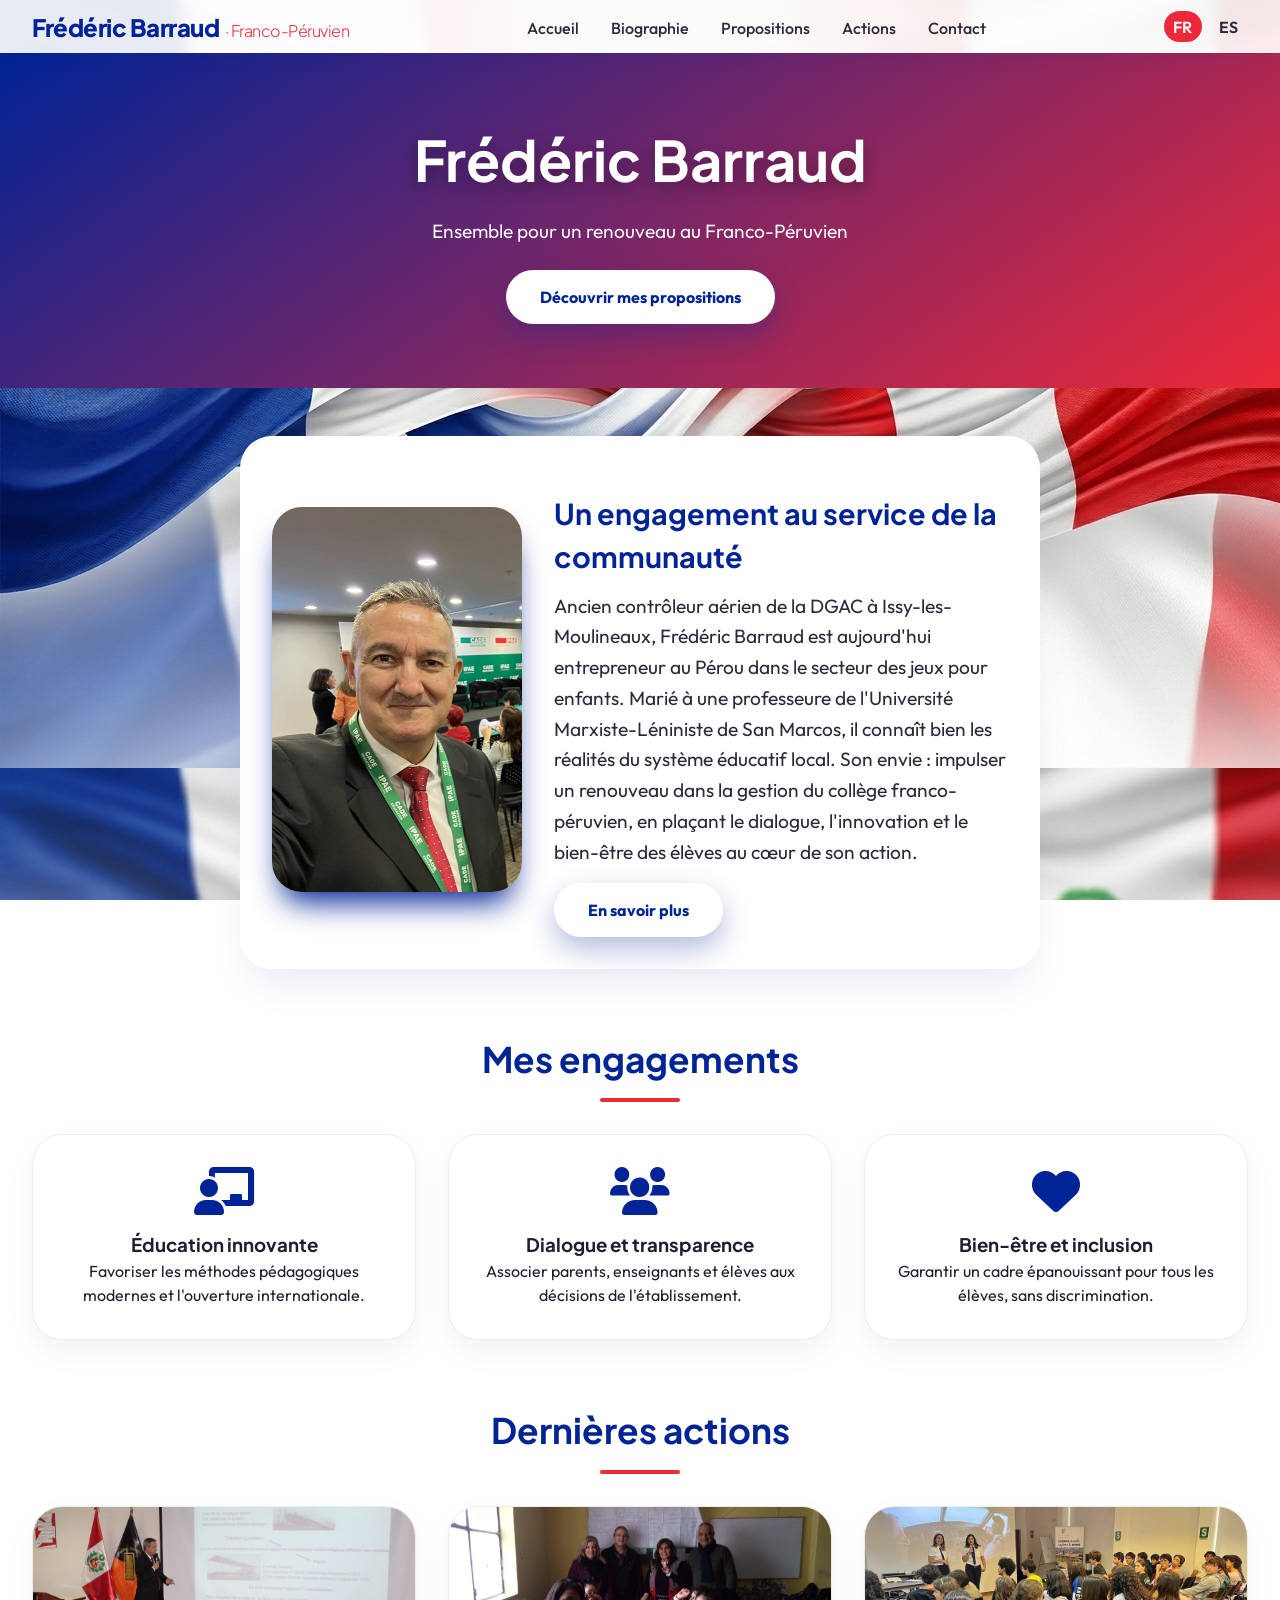
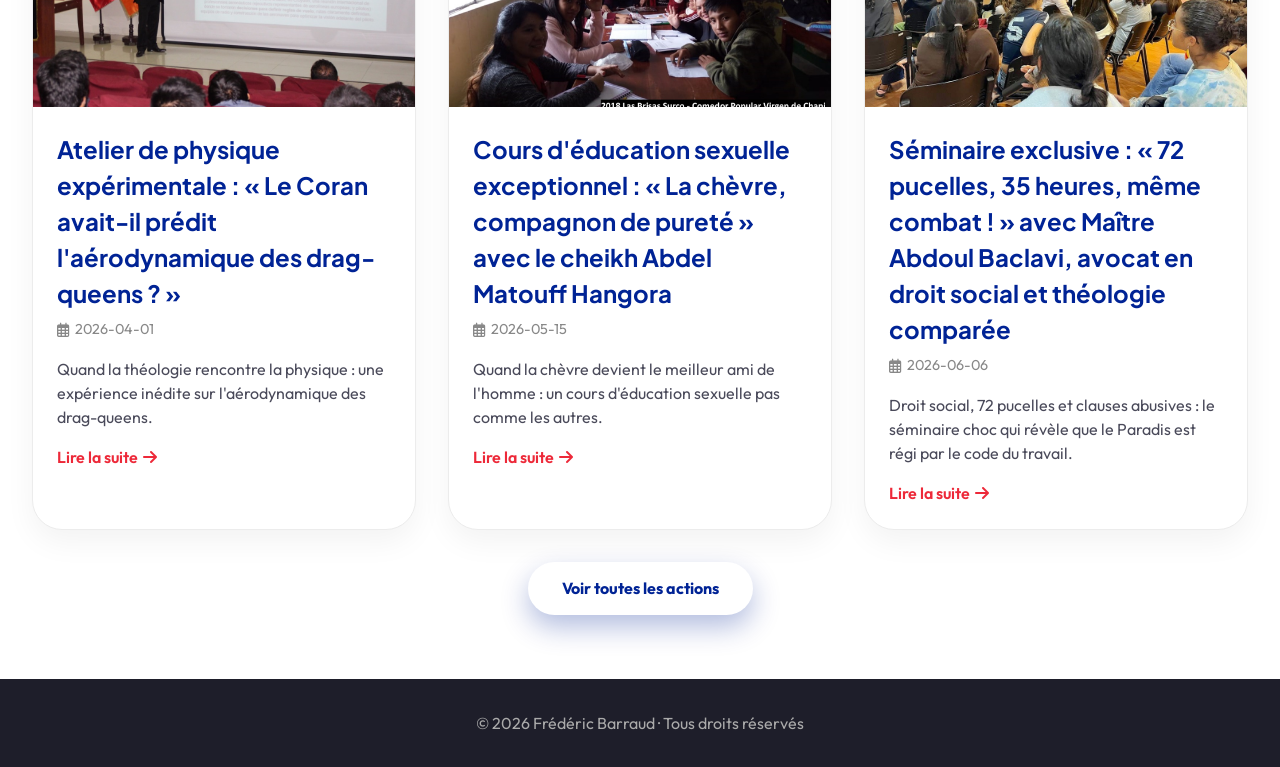
<file: index.html>
<!DOCTYPE html>
<html lang="fr">
<head>
    <meta charset="UTF-8">
    <meta name="viewport" content="width=device-width, initial-scale=1.0">
    <title>Frédéric Barraud · Franco-Péruvien</title>
    <!-- Google Fonts -->
    <link rel="preconnect" href="https://fonts.googleapis.com">
    <link rel="preconnect" href="https://fonts.gstatic.com" crossorigin>
    <link href="https://fonts.googleapis.com/css2?family=Outfit:wght@400;600;700&family=Plus+Jakarta+Sans:wght@300;500;700;800&display=swap" rel="stylesheet">
    <!-- Font Awesome -->
    <link rel="stylesheet" href="https://cdnjs.cloudflare.com/ajax/libs/font-awesome/6.0.0-beta3/css/all.min.css">
    <link rel="stylesheet" href="css/style.css">
</head>
<body>
    <header>
        <div class="container header-flex">
            <div class="logo">Frédéric Barraud<span> · Franco-Péruvien</span></div>
            <nav>
                <a href="index.html" data-i18n="nav.accueil">Accueil</a>
                <a href="biographie.html" data-i18n="nav.biographie">Biographie</a>
                <a href="propositions.html" data-i18n="nav.propositions">Propositions</a>
                <a href="actions.html" data-i18n="nav.actions">Actions</a>
                <a href="contact.html" data-i18n="nav.contact">Contact</a>
            </nav>
            <div class="lang-switcher">
                <a href="#" data-lang="fr" class="lang-option active">FR</a>
                <a href="#" data-lang="es" class="lang-option">ES</a>
            </div>
        </div>
    </header>

    <main>
        <!-- HERO SECTION -->
        <section class="hero">
            <div class="container">
                <h1 data-i18n="hero.titre">Frédéric Barraud</h1>
                <p data-i18n="hero.sous_titre">Ensemble pour un renouveau au Franco-Péruvien</p>
                <a href="propositions.html" class="btn" data-i18n="hero.bouton">Découvrir mes propositions</a>
            </div>
        </section>

        <!-- BIO EXPRESS -->
        <section class="container" style="margin: 3rem 0;">
            <div class="about-content" style="display: flex; flex-wrap: wrap; gap: 2rem; align-items: center;">
                <div style="flex: 1; min-width: 250px;">
                    <img src="images/frederic-placeholder.jpg" alt="Frédéric Barraud" style="width: 100%; border-radius: 30px; box-shadow: 0 20px 30px -10px var(--bleu-france);">
                </div>
                <div style="flex: 2;">
                    <h2 style="color: var(--bleu-france);" data-i18n="index.bio_titre">Un engagement au service de la communauté</h2>
                    <p style="font-size: 1.2rem; line-height: 1.6;" data-i18n="index.bio_texte">Ancien contrôleur aérien de la DGAC à Issy-les-Moulineaux, Frédéric Barraud est aujourd'hui entrepreneur au Pérou dans le secteur des jeux pour enfants. Marié à une professeure de l'Université Marxiste-Léniniste de San Marcos, il connaît bien les réalités du système éducatif local. Son envie : impulser un renouveau dans la gestion du collège franco-péruvien, en plaçant le dialogue, l'innovation et le bien-être des élèves au cœur de son action.</p>
                    <a href="biographie.html" class="btn" style="margin-top: 1rem;" data-i18n="index.bio_bouton">En savoir plus</a>
                </div>
            </div>
        </section>

        <!-- VALEURS / ENGAGEMENTS (3 cartes) -->
        <section class="container" style="margin: 4rem 0;">
            <h2 class="section-title" data-i18n="index.engagements">Mes engagements</h2>
            <div style="display: grid; grid-template-columns: repeat(auto-fit, minmax(250px, 1fr)); gap: 2rem;">
                <div class="card" style="text-align: center; padding: 2rem;">
                    <i class="fas fa-chalkboard-teacher" style="font-size: 3rem; color: var(--bleu-france); margin-bottom: 1rem;"></i>
                    <h3 data-i18n="index.engagement1_titre">Éducation innovante</h3>
                    <p data-i18n="index.engagement1_texte">Favoriser les méthodes pédagogiques modernes et l'ouverture internationale.</p>
                </div>
                <div class="card" style="text-align: center; padding: 2rem;">
                    <i class="fas fa-users" style="font-size: 3rem; color: var(--bleu-france); margin-bottom: 1rem;"></i>
                    <h3 data-i18n="index.engagement2_titre">Dialogue et transparence</h3>
                    <p data-i18n="index.engagement2_texte">Associer parents, enseignants et élèves aux décisions de l'établissement.</p>
                </div>
                <div class="card" style="text-align: center; padding: 2rem;">
                    <i class="fas fa-heart" style="font-size: 3rem; color: var(--bleu-france); margin-bottom: 1rem;"></i>
                    <h3 data-i18n="index.engagement3_titre">Bien-être et inclusion</h3>
                    <p data-i18n="index.engagement3_texte">Garantir un cadre épanouissant pour tous les élèves, sans discrimination.</p>
                </div>
            </div>
        </section>

        <!-- DERNIÈRES ACTIONS (articles récents) -->
        <section class="container" style="margin: 4rem 0;">
            <h2 class="section-title" data-i18n="index.dernieres_actions">Dernières actions</h2>
            <div class="card-grid" id="recent-actions">
                <!-- sera chargé par JS -->
            </div>
            <div style="text-align: center; margin-top: 2rem;">
                <a href="actions.html" class="btn" data-i18n="index.voir_toutes">Voir toutes les actions</a>
            </div>
        </section>
    </main>

    <footer>
        <div class="container">
            <p data-i18n="footer.texte">© 2026 Frédéric Barraud · Tous droits réservés</p>
        </div>
    </footer>

    <script type="module" src="js/app.js"></script>
</body>
</html>
</file>
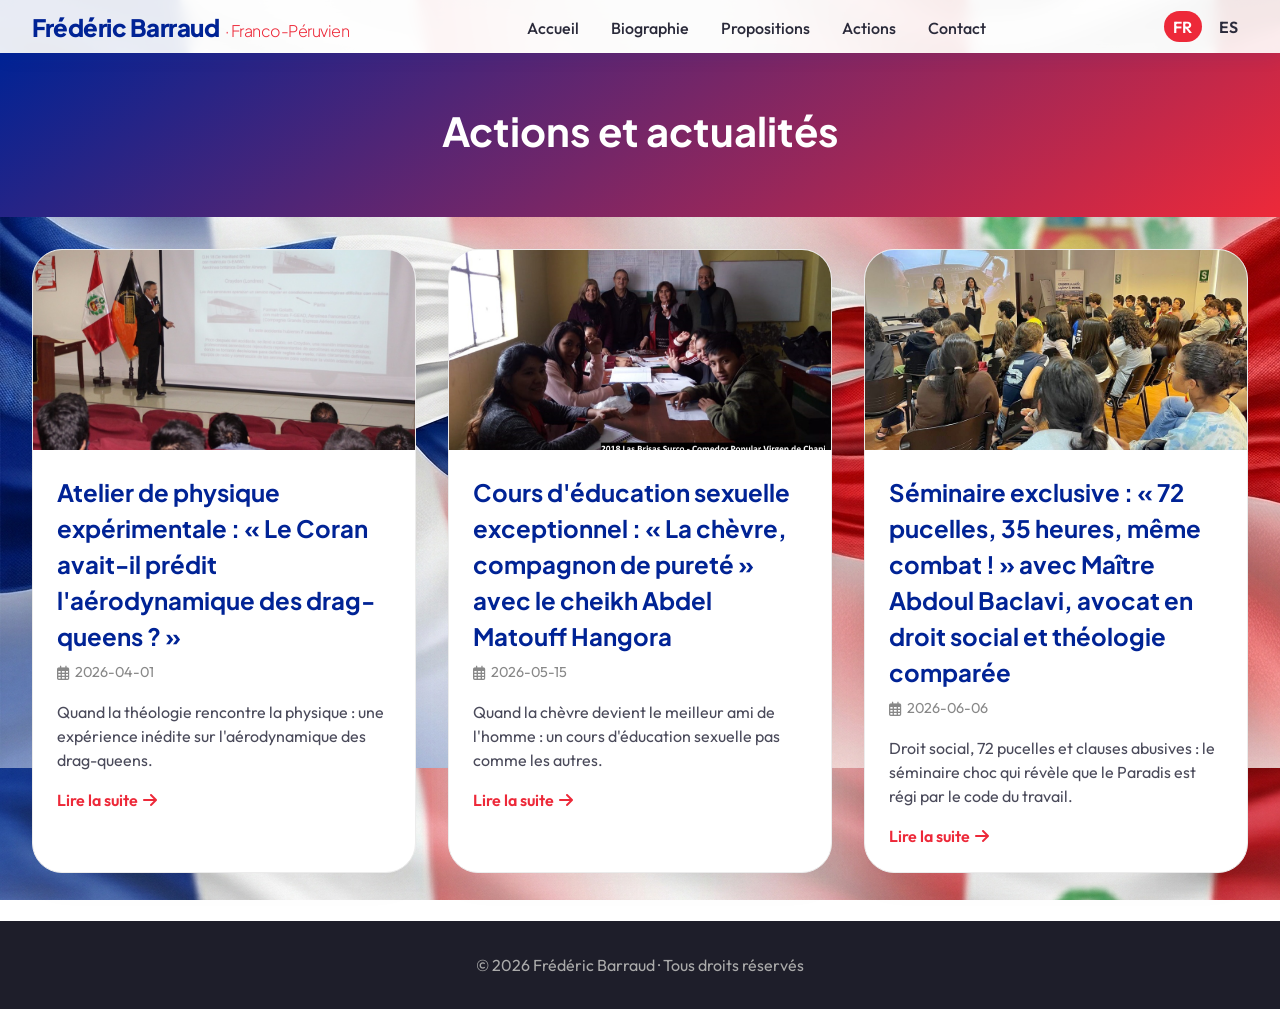
<file: actions.html>
<!DOCTYPE html>
<html lang="fr">
<head>
    <meta charset="UTF-8">
    <meta name="viewport" content="width=device-width, initial-scale=1.0">
    <title>Actions - Frédéric Barraud</title>
    <!-- Google Fonts -->
    <link rel="preconnect" href="https://fonts.googleapis.com">
    <link rel="preconnect" href="https://fonts.gstatic.com" crossorigin>
    <link href="https://fonts.googleapis.com/css2?family=Outfit:wght@400;600;700&family=Plus+Jakarta+Sans:wght@300;500;700;800&display=swap" rel="stylesheet">
    <!-- Font Awesome -->
    <link rel="stylesheet" href="https://cdnjs.cloudflare.com/ajax/libs/font-awesome/6.0.0-beta3/css/all.min.css">
    <link rel="stylesheet" href="css/style.css">
</head>
<body>
    <header>
        <div class="container header-flex">
            <div class="logo">Frédéric Barraud<span> · Franco-Péruvien</span></div>
            <nav>
                <a href="index.html" data-i18n="nav.accueil">Accueil</a>
                <a href="biographie.html" data-i18n="nav.biographie">Biographie</a>
                <a href="propositions.html" data-i18n="nav.propositions">Propositions</a>
                <a href="actions.html" data-i18n="nav.actions">Actions</a>
                <a href="contact.html" data-i18n="nav.contact">Contact</a>
            </nav>
            <div class="lang-switcher">
                <a href="#" data-lang="fr" class="lang-option active">FR</a>
                <a href="#" data-lang="es" class="lang-option">ES</a>
            </div>
        </div>
    </header>

    <main>
        <section class="page-header">
            <div class="container">
                <h1 data-i18n="actions.titre">Actions et actualités</h1>
            </div>
        </section>
        <div class="container">
            <div class="card-grid" id="actions-list">
                <!-- injecté par JS -->
            </div>
        </div>
    </main>

    <footer>
        <div class="container">
            <p data-i18n="footer.texte">© 2026 Frédéric Barraud · Tous droits réservés</p>
        </div>
    </footer>

    <script type="module" src="js/app.js"></script>
    
    <!-- Modal pour afficher les articles -->
    <div id="article-modal" class="modal">
        <div class="modal-content">
            <span class="close-modal">&times;</span>
            <div id="modal-article-content">
                <!-- contenu injecté par JS -->
            </div>
        </div>
    </div>
</body>
</html>
</file>
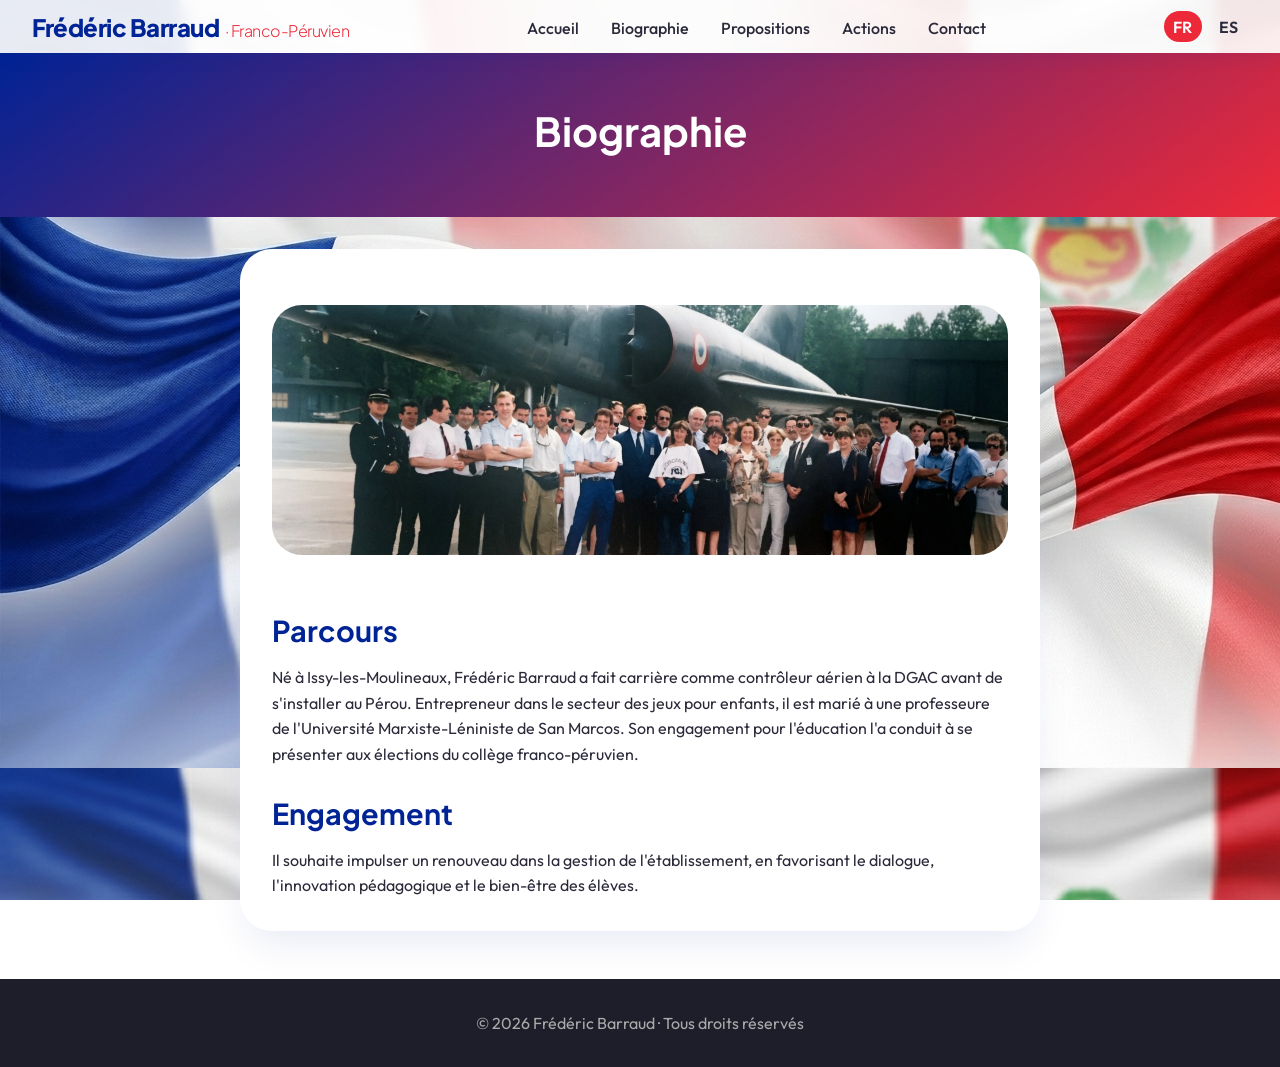
<file: biographie.html>
<!DOCTYPE html>
<html lang="fr">
<head>
    <meta charset="UTF-8">
    <meta name="viewport" content="width=device-width, initial-scale=1.0">
    <title>Biographie - Frédéric Barraud</title>
    <!-- Google Fonts -->
    <link rel="preconnect" href="https://fonts.googleapis.com">
    <link rel="preconnect" href="https://fonts.gstatic.com" crossorigin>
    <link href="https://fonts.googleapis.com/css2?family=Outfit:wght@400;600;700&family=Plus+Jakarta+Sans:wght@300;500;700;800&display=swap" rel="stylesheet">
    <!-- Font Awesome -->
    <link rel="stylesheet" href="https://cdnjs.cloudflare.com/ajax/libs/font-awesome/6.0.0-beta3/css/all.min.css">
    <link rel="stylesheet" href="css/style.css">
</head>
<body>
    <header>
        <div class="container header-flex">
            <div class="logo">Frédéric Barraud<span> · Franco-Péruvien</span></div>
            <nav>
                <a href="index.html" data-i18n="nav.accueil">Accueil</a>
                <a href="biographie.html" data-i18n="nav.biographie">Biographie</a>
                <a href="propositions.html" data-i18n="nav.propositions">Propositions</a>
                <a href="actions.html" data-i18n="nav.actions">Actions</a>
                <a href="contact.html" data-i18n="nav.contact">Contact</a>
            </nav>
            <div class="lang-switcher">
                <a href="#" data-lang="fr" class="lang-option active">FR</a>
                <a href="#" data-lang="es" class="lang-option">ES</a>
            </div>
        </div>
    </header>

    <main>
        <!-- PAGE HEADER -->
        <section class="page-header">
            <div class="container">
                <h1 data-i18n="biographie.titre">Biographie</h1>
            </div>
        </section>

        <!-- CONTENU BIOGRAPHIQUE -->
        <div class="container about-content">
            <!-- Image avec fallback sûr : crée un fichier placeholder-profile.jpg dans images/ -->
            <img src="images/frederic.jpg" alt="Frédéric Barraud" class="about-image" onerror="this.src='images/placeholder-profile.jpg'">
            
            <h2 data-i18n="biographie.parcours_titre">Parcours</h2>
            <p data-i18n="biographie.parcours_texte">Né à Issy-les-Moulineaux, Frédéric Barraud a fait carrière comme contrôleur aérien à la DGAC avant de s'installer au Pérou. Entrepreneur dans le secteur des jeux pour enfants, il est marié à une professeure de l'Université San Marcos. Son engagement pour l'éducation l'a conduit à se présenter aux élections du collège franco-péruvien.</p>

            <h2 data-i18n="biographie.engagement_titre">Engagement</h2>
            <p data-i18n="biographie.engagement_texte">Il souhaite impulser un renouveau dans la gestion de l'établissement, en favorisant le dialogue, l'innovation pédagogique et le bien-être des élèves.</p>
        </div>
    </main>

    <footer>
        <div class="container">
            <p data-i18n="footer.texte">© 2026 Frédéric Barraud · Tous droits réservés</p>
        </div>
    </footer>

    <script type="module" src="js/app.js"></script>
</body>
</html>
</file>
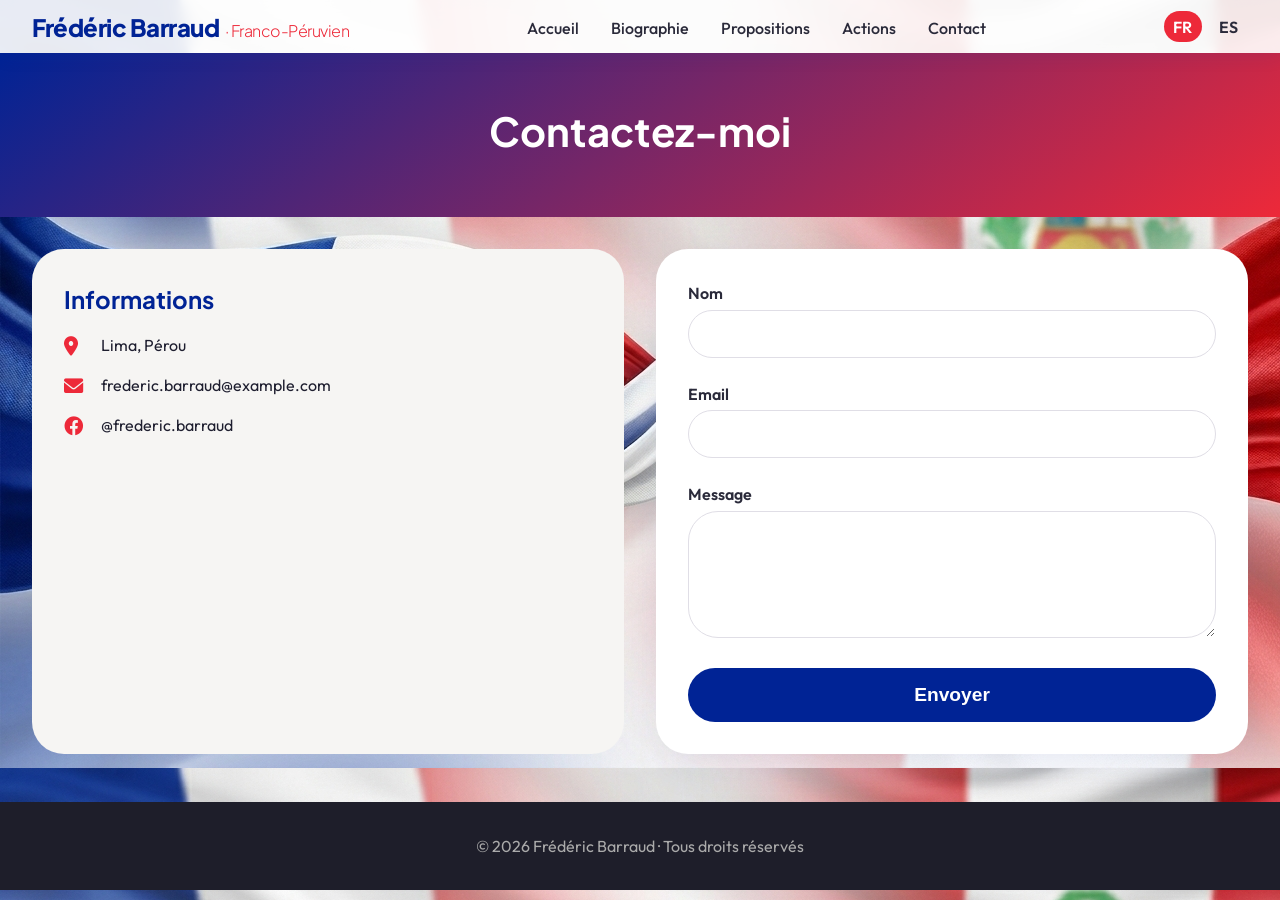
<file: contact.html>
<!DOCTYPE html>
<html lang="fr">
<head>
    <meta charset="UTF-8">
    <meta name="viewport" content="width=device-width, initial-scale=1.0">
    <title>Contact - Frédéric Barraud</title>
    <!-- Google Fonts -->
    <link rel="preconnect" href="https://fonts.googleapis.com">
    <link rel="preconnect" href="https://fonts.gstatic.com" crossorigin>
    <link href="https://fonts.googleapis.com/css2?family=Outfit:wght@400;600;700&family=Plus+Jakarta+Sans:wght@300;500;700;800&display=swap" rel="stylesheet">
    <!-- Font Awesome -->
    <link rel="stylesheet" href="https://cdnjs.cloudflare.com/ajax/libs/font-awesome/6.0.0-beta3/css/all.min.css">
    <link rel="stylesheet" href="css/style.css">
</head>
<body>
    <header>
        <div class="container header-flex">
            <div class="logo">Frédéric Barraud<span> · Franco-Péruvien</span></div>
            <nav>
                <a href="index.html" data-i18n="nav.accueil">Accueil</a>
                <a href="biographie.html" data-i18n="nav.biographie">Biographie</a>
                <a href="propositions.html" data-i18n="nav.propositions">Propositions</a>
                <a href="actions.html" data-i18n="nav.actions">Actions</a>
                <a href="contact.html" data-i18n="nav.contact">Contact</a>
            </nav>
            <div class="lang-switcher">
                <a href="#" data-lang="fr" class="lang-option active">FR</a>
                <a href="#" data-lang="es" class="lang-option">ES</a>
            </div>
        </div>
    </header>

    <main>
        <!-- PAGE HEADER -->
        <section class="page-header">
            <div class="container">
                <h1 data-i18n="contact.titre">Contactez-moi</h1>
            </div>
        </section>

        <!-- CONTACT GRID -->
        <div class="container">
            <div class="contact-grid">
                <!-- Informations de contact -->
                <div class="contact-info">
                    <h3 data-i18n="contact.info_titre">Informations</h3>
                    <p><i class="fas fa-map-marker-alt"></i> <span data-i18n="contact.adresse">Lima, Pérou</span></p>
                    <p><i class="fas fa-envelope"></i> <span data-i18n="contact.email">frederic.barraud@example.com</span></p>
                    <p><i class="fab fa-facebook"></i> <span data-i18n="contact.facebook">@frederic.barraud</span></p>
                </div>

                <!-- Formulaire de contact -->
                <div class="contact-form">
                    <form id="contact-form">
                        <div class="campo">
                            <label for="nombre" data-i18n="contact.nom">Nom</label>
                            <input type="text" id="nombre" required>
                        </div>
                        <div class="campo">
                            <label for="email" data-i18n="contact.email_label">Email</label>
                            <input type="email" id="email" required>
                        </div>
                        <div class="campo">
                            <label for="mensaje" data-i18n="contact.message">Message</label>
                            <textarea id="mensaje" rows="5" required></textarea>
                        </div>
                        <button type="submit" class="btn-contact" data-i18n="contact.envoyer">Envoyer</button>
                    </form>
                </div>
            </div>
        </div>
    </main>

    <footer>
        <div class="container">
            <p data-i18n="footer.texte">© 2026 Frédéric Barraud · Tous droits réservés</p>
        </div>
    </footer>

    <script type="module" src="js/app.js"></script>
</body>
</html>
</file>
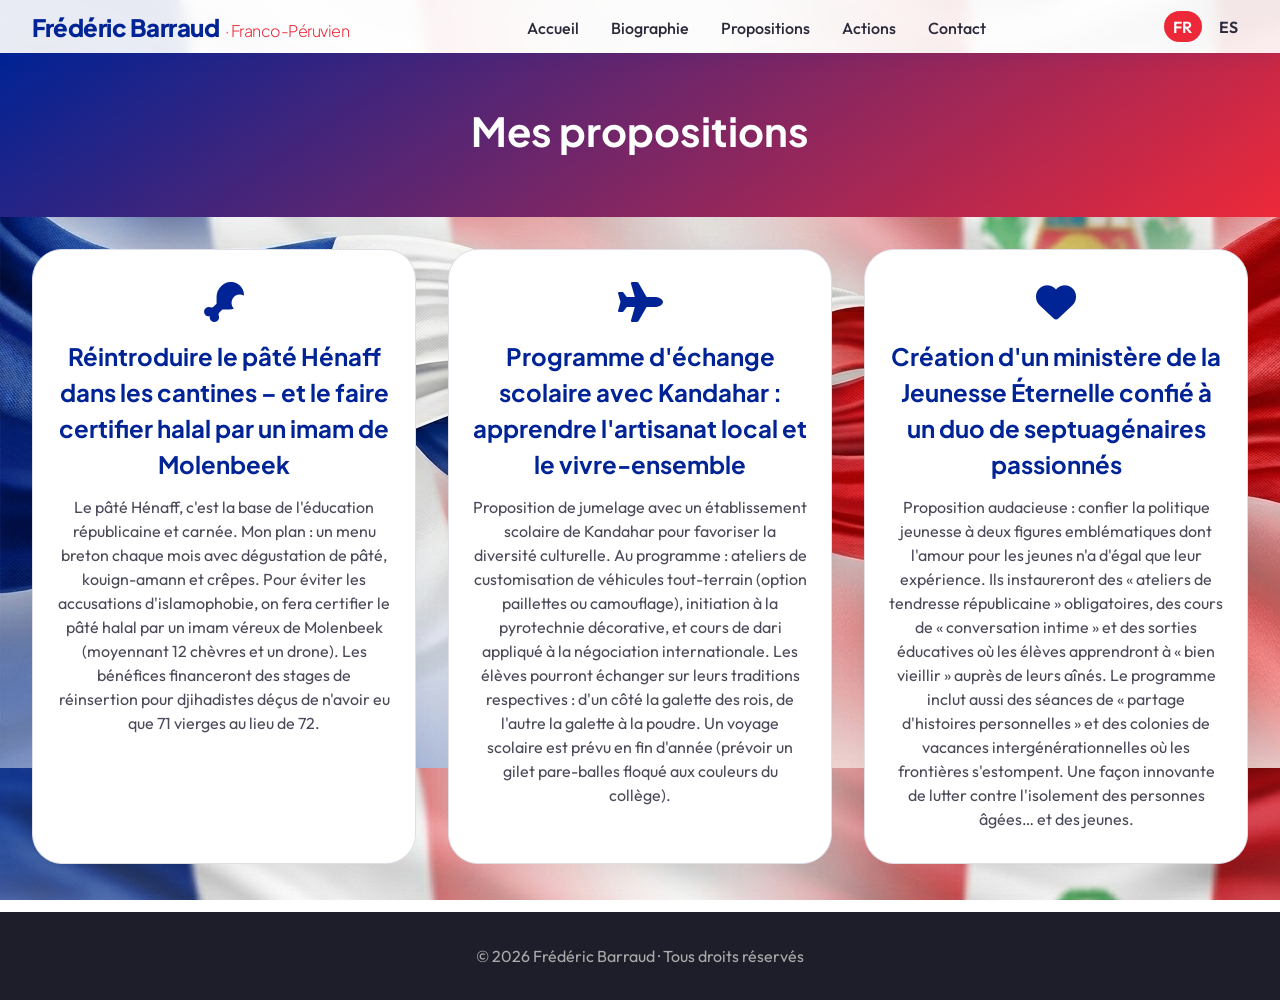
<file: propositions.html>
<!DOCTYPE html>
<html lang="fr">
<head>
    <meta charset="UTF-8">
    <meta name="viewport" content="width=device-width, initial-scale=1.0">
    <title>Propositions - Frédéric Barraud</title>
    <!-- Google Fonts -->
    <link rel="preconnect" href="https://fonts.googleapis.com">
    <link rel="preconnect" href="https://fonts.gstatic.com" crossorigin>
    <link href="https://fonts.googleapis.com/css2?family=Outfit:wght@400;600;700&family=Plus+Jakarta+Sans:wght@300;500;700;800&display=swap" rel="stylesheet">
    <!-- Font Awesome -->
    <link rel="stylesheet" href="https://cdnjs.cloudflare.com/ajax/libs/font-awesome/6.0.0-beta3/css/all.min.css">
    <link rel="stylesheet" href="css/style.css">
</head>
<body>
    <header>
        <div class="container header-flex">
            <div class="logo">Frédéric Barraud<span> · Franco-Péruvien</span></div>
            <nav>
                <a href="index.html" data-i18n="nav.accueil">Accueil</a>
                <a href="biographie.html" data-i18n="nav.biographie">Biographie</a>
                <a href="propositions.html" data-i18n="nav.propositions">Propositions</a>
                <a href="actions.html" data-i18n="nav.actions">Actions</a>
                <a href="contact.html" data-i18n="nav.contact">Contact</a>
            </nav>
            <div class="lang-switcher">
                <a href="#" data-lang="fr" class="lang-option active">FR</a>
                <a href="#" data-lang="es" class="lang-option">ES</a>
            </div>
        </div>
    </header>

    <main>
        <!-- PAGE HEADER -->
        <section class="page-header">
            <div class="container">
                <h1 data-i18n="propositions.titre">Mes propositions</h1>
            </div>
        </section>

        <!-- Grille des propositions -->
        <div class="container">
            <div id="propositions-list" class="propositions-grid">
                <!-- injecté par JS -->
            </div>
        </div>
    </main>

    <footer>
        <div class="container">
            <p data-i18n="footer.texte">© 2026 Frédéric Barraud · Tous droits réservés</p>
        </div>
    </footer>

    <script type="module" src="js/app.js"></script>
</body>
</html>
</file>
<file: css/style.css>
/* ---------- RESET & VARIABLES ---------- */
* {
    margin: 0;
    padding: 0;
    box-sizing: border-box;
}

body {
    font-family: 'Outfit', sans-serif;
    background-image: url('../images/font.png');
    background-repeat: repeat;
    background-attachment: fixed;
    color: #1e1e2f;
    line-height: 1.5;
    overflow-x: hidden;
}

h1, h2, h3, h4 {
    font-family: 'Plus Jakarta Sans', sans-serif;
    font-weight: 700;
}

.container {
    max-width: 1280px;
    margin: 0 auto;
    padding: 0 2rem;
}

/* Couleurs : bleu, blanc, rouge */
:root {
    --bleu-france: #002395;      /* Bleu France */
    --rouge-france: #ED2939;      /* Rouge France */
    --rouge-perou: #D91023;       /* Rouge Pérou (similaire) */
    --blanc: #FFFFFF;
    --gris-pale: #F6F5F3;
    --gris-moyen: #E0DEE6;
}

/* ---------- ANIMATIONS ---------- */
@keyframes fadeUp {
    0% { opacity: 0; transform: translateY(30px); }
    100% { opacity: 1; transform: translateY(0); }
}

@keyframes fadeIn {
    0% { opacity: 0; }
    100% { opacity: 1; }
}

.reveal {
    opacity: 0;
    transform: translateY(20px);
    transition: opacity 0.8s, transform 0.8s;
}
.reveal.active {
    opacity: 1;
    transform: translateY(0);
}

/* ---------- HEADER ---------- */
header {
    background-color: rgba(255,255,255,0.9);
    backdrop-filter: blur(8px);
    box-shadow: 0 2px 20px rgba(0,35,149,0.1);
    padding: 0.5rem 0;
    position: sticky;
    top: 0;
    z-index: 100;
}

.header-flex {
    display: flex;
    justify-content: space-between;
    align-items: center;
    flex-wrap: wrap;
    gap: 1rem;
}

.logo {
    font-family: 'Plus Jakarta Sans', sans-serif;
    font-weight: 800;
    font-size: 1.5rem;
    color: var(--bleu-france);
    letter-spacing: -0.5px;
}
.logo span {
    color: var(--rouge-france);
    font-weight: 300;
    font-size: 1rem;
    margin-left: 0.2rem;
}

nav {
    display: flex;
    flex-wrap: wrap;
    gap: 1rem;
}
nav a {
    text-decoration: none;
    color: #2a2a3a;
    font-weight: 500;
    transition: color 0.2s, border-bottom 0.2s;
    padding: 0.5rem 0.5rem 0.2rem;
    border-bottom: 2px solid transparent;
}
nav a:hover {
    color: var(--bleu-france);
    border-bottom-color: var(--rouge-france);
}

/* Language switcher */
.lang-switcher {
    display: flex;
    gap: 0.5rem;
}
.lang-switcher a {
    text-decoration: none;
    color: #2a2a3a;
    font-weight: 600;
    padding: 0.2rem 0.6rem;
    border-radius: 20px;
    transition: background 0.2s;
}
.lang-switcher a.active,
.lang-switcher a:hover {
    background: var(--rouge-france);
    color: white;
}

/* ---------- HERO ---------- */
.hero {
    background: linear-gradient(145deg, var(--bleu-france) 0%, var(--rouge-france) 100%);
    color: white;
    padding: 3rem 0 2rem;
    text-align: center;
    margin-bottom: 2rem;
}
.hero h1 {
    font-size: 2.5rem;
    max-width: 900px;
    margin: 0 auto 1rem;
    text-shadow: 0 6px 16px rgba(0,0,0,0.3);
}
.hero p {
    font-size: 1.2rem;
    max-width: 700px;
    margin: 0 auto 1.5rem;
    opacity: 0.95;
}

.btn {
    display: inline-block;
    background-color: var(--blanc);
    color: var(--bleu-france);
    padding: 0.8rem 2rem;
    border-radius: 60px;
    font-weight: 700;
    text-decoration: none;
    font-size: 1rem;
    box-shadow: 0 12px 28px rgba(0,35,149,0.3);
    transition: all 0.3s cubic-bezier(0.175, 0.885, 0.32, 1.275);
    border: 2px solid transparent;
}
.btn:hover {
    background-color: var(--rouge-france);
    color: white;
    transform: scale(1.05);
    box-shadow: 0 20px 35px rgba(237,41,57,0.5);
}

/* ---------- SECTIONS ---------- */
.section-title {
    font-size: 2.2rem;
    color: var(--bleu-france);
    margin-bottom: 2rem;
    text-align: center;
    position: relative;
}
.section-title::after {
    content: '';
    display: block;
    width: 80px;
    height: 4px;
    background: var(--rouge-france);
    margin: 0.8rem auto 0;
    border-radius: 4px;
}

/* Cards (pour biographie, propositions, actions) */
.card-grid {
    display: grid;
    grid-template-columns: 1fr;
    gap: 2rem;
    margin-bottom: 2rem;
}
.card {
    background: white;
    border-radius: 30px;
    overflow: hidden;
    box-shadow: 0 12px 30px rgba(0,0,0,0.05);
    transition: all 0.3s ease;
    border: 1px solid #ececec;
}
.card:hover {
    transform: translateY(-5px);
    box-shadow: 0 20px 30px -10px var(--bleu-france);
}
.card-image {
    height: 200px;
    background-size: cover;
    background-position: center;
    background-color: #ddd;
}
.card-content {
    padding: 1.5rem;
}
.card-title {
    font-size: 1.5rem;
    color: var(--bleu-france);
    margin-bottom: 0.5rem;
}
.card-date {
    color: #888;
    font-size: 0.9rem;
    margin-bottom: 1rem;
    display: flex;
    align-items: center;
    gap: 0.3rem;
}
.card-excerpt {
    color: #4a4a5a;
    margin-bottom: 1rem;
}
.card-link {
    color: var(--rouge-france);
    font-weight: 600;
    text-decoration: none;
    display: inline-flex;
    align-items: center;
    gap: 0.3rem;
}
.card-link:hover {
    text-decoration: underline;
}

/* ---------- PAGE HEADER ---------- */
.page-header {
    background: linear-gradient(145deg, var(--bleu-france) 0%, var(--rouge-france) 100%);
    color: white;
    padding: 3rem 0;
    text-align: center;
    margin-bottom: 2rem;
}
.page-header h1 {
    font-size: 2.5rem;
    margin-bottom: 0.5rem;
}

/* ---------- ABOUT PAGE (biographie) ---------- */
.about-content {
    max-width: 800px;
    margin: 2rem auto;
    padding: 2rem;
    background: white;
    border-radius: 2rem;
    box-shadow: 0 20px 40px -10px rgba(0,35,149,0.1);
}
.about-content h2 {
    font-size: 1.8rem;
    color: var(--bleu-france);
    margin: 1.5rem 0 0.8rem;
}
.about-content p {
    font-size: 1rem;
    line-height: 1.6;
    color: #2a2a3a;
}
.about-image {
    width: 100%;
    height: 250px;
    object-fit: cover;
    border-radius: 30px;
    margin: 1.5rem 0;
}

/* ---------- ACTIONS PAGE (article individuel) ---------- */
.article-container {
    max-width: 800px;
    margin: 2rem auto;
    padding: 2rem;
    background: white;
    border-radius: 2rem;
    box-shadow: 0 20px 40px -10px rgba(0,35,149,0.1);
}
.article-header h1 {
    font-size: 2.2rem;
    color: var(--bleu-france);
    margin-bottom: 0.5rem;
}
.article-meta {
    display: flex;
    gap: 1.5rem;
    color: #888;
    margin-bottom: 1.5rem;
}
.article-image {
    width: 100%;
    height: 300px;
    object-fit: cover;
    border-radius: 20px;
    margin-bottom: 2rem;
}
.article-content {
    font-size: 1.1rem;
    line-height: 1.8;
    color: #2a2a3a;
}
.back-link {
    display: inline-block;
    margin-top: 2rem;
    color: var(--bleu-france);
    font-weight: 600;
    text-decoration: none;
}

/* ---------- CONTACT PAGE ---------- */
.contact-grid {
    display: grid;
    grid-template-columns: 1fr 1fr;
    gap: 2rem;
    margin: 2rem 0;
}
.contact-info {
    background: var(--gris-pale);
    padding: 2rem;
    border-radius: 2rem;
}
.contact-info h3 {
    font-size: 1.5rem;
    color: var(--bleu-france);
    margin-bottom: 1rem;
}
.contact-info p {
    margin: 1rem 0;
    font-size: 1rem;
    display: flex;
    align-items: center;
    gap: 0.8rem;
}
.contact-info i {
    color: var(--rouge-france);
    width: 24px;
    font-size: 1.2rem;
}
.contact-form {
    background: white;
    padding: 2rem;
    border-radius: 2rem;
    box-shadow: 0 20px 40px -10px rgba(0,35,149,0.1);
}
.contact-form .campo {
    margin-bottom: 1.5rem;
}
.campo label {
    display: block;
    font-weight: 600;
    margin-bottom: 0.3rem;
    color: #2a2a3a;
}
.campo input,
.campo textarea {
    width: 100%;
    padding: 0.8rem 1.2rem;
    border: 1px solid var(--gris-moyen);
    border-radius: 50px;
    font-size: 1rem;
    transition: border 0.2s;
    font-family: inherit;
}
.campo textarea {
    border-radius: 30px;
    resize: vertical;
}
.campo input:focus,
.campo textarea:focus {
    border-color: var(--bleu-france);
    outline: none;
    box-shadow: 0 0 0 3px rgba(0,35,149,0.1);
}
.btn-contact {
    background: var(--bleu-france);
    color: white;
    border: none;
    width: 100%;
    padding: 1rem;
    font-size: 1.2rem;
    font-weight: 600;
    border-radius: 50px;
    cursor: pointer;
    transition: background 0.2s;
    display: flex;
    align-items: center;
    justify-content: center;
    gap: 0.5rem;
}
.btn-contact:hover {
    background: var(--rouge-france);
}

/* ---------- PROPOSITIONS ---------- */
.propositions-grid {
    display: grid;
    grid-template-columns: repeat(auto-fit, minmax(280px, 1fr));
    gap: 2rem;
    margin: 2rem 0;
}

.proposition-card {
    background: white;
    border-radius: 30px;
    padding: 2rem 1.5rem;
    box-shadow: 0 12px 30px rgba(0,0,0,0.05);
    transition: transform 0.3s ease, box-shadow 0.3s ease;
    border: 1px solid var(--gris-moyen);
    text-align: center;
    display: flex;
    flex-direction: column;
    align-items: center;
}

.proposition-card:hover {
    transform: translateY(-5px);
    box-shadow: 0 20px 30px -10px var(--bleu-france);
}

.proposition-card i {
    font-size: 2.5rem;
    color: var(--bleu-france);
    margin-bottom: 1rem;
}

.proposition-card h3 {
    font-size: 1.5rem;
    color: var(--bleu-france);
    margin-bottom: 0.8rem;
}

.proposition-card p {
    color: #4a4a5a;
    line-height: 1.5;
}

/* Modal */
.modal {
    display: none;
    position: fixed;
    z-index: 1000;
    left: 0;
    top: 0;
    width: 100%;
    height: 100%;
    overflow: auto;
    background-color: rgba(0,0,0,0.5);
    backdrop-filter: blur(5px);
}
.modal-content {
    background-color: white;
    margin: 5% auto;
    padding: 2rem;
    border-radius: 30px;
    max-width: 800px;
    box-shadow: 0 20px 40px rgba(0,0,0,0.3);
    position: relative;
    max-height: 80vh;
    overflow-y: auto;
}
.close-modal {
    position: absolute;
    top: 1rem;
    right: 1.5rem;
    font-size: 2rem;
    font-weight: bold;
    color: #888;
    cursor: pointer;
}
.close-modal:hover {
    color: #000;
}

/* ---------- FOOTER ---------- */
footer {
    background: #1e1e2a;
    color: #aaa;
    padding: 2rem 0;
    text-align: center;
    margin-top: 3rem;
}
footer a {
    color: var(--rouge-france);
    text-decoration: none;
}
footer a:hover {
    text-decoration: underline;
}

/* ---------- MEDIA QUERIES ---------- */
@media (min-width: 601px) {
    .card-grid {
        grid-template-columns: repeat(2, 1fr);
    }
    .hero h1 { font-size: 3rem; }
}
@media (min-width: 1024px) {
    .card-grid {
        grid-template-columns: repeat(3, 1fr);
    }
    .hero h1 { font-size: 3.5rem; }
    .hero { padding: 4rem 0; }
}
@media (max-width: 600px) {
    .header-flex { flex-direction: column; align-items: stretch; }
    nav { justify-content: center; }
    .contact-grid { grid-template-columns: 1fr; }
    .hero h1 { font-size: 2rem; }
}
</file>
